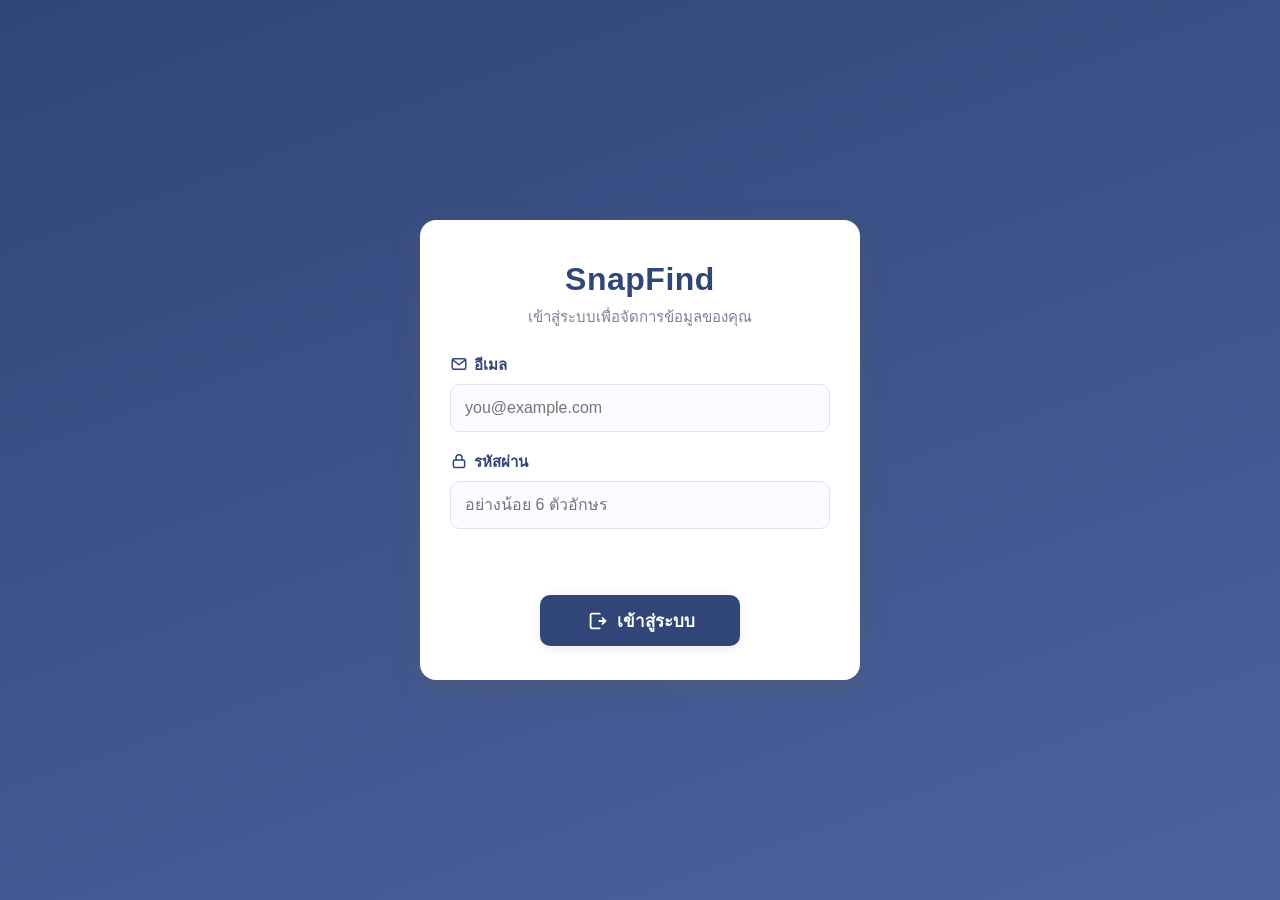
<file: index.html>
<!-- ไฟล์ที่ 1 : index.html -->
<!DOCTYPE html>
<html lang="th">
<head>
<meta charset="UTF-8">
<meta name="viewport" content="width=device-width, initial-scale=1.0">
<meta name="description" content="SnapFind - จัดเก็บและค้นหารูปภาพและไฟล์แยกตามรายวิชา">
<title>SnapFind</title>
<link rel="icon" href="logo.png">
<link rel="stylesheet" href="style.css">
</head>
<body>

<!------เรียกใช้ด้วย <use>) ----->
<svg xmlns="http://www.w3.org/2000/svg" style="display:none">
  <symbol id="ic-home" viewBox="0 0 24 24">
    <path d="M3 10.5 12 3l9 7.5"/><path d="M5.5 9.7V20h13V9.7"/><path d="M9.8 20v-5.4h4.4V20"/>
  </symbol>
  <symbol id="ic-upload" viewBox="0 0 24 24">
    <path d="M12 16V4"/><path d="m7.5 8.5 4.5-4.5 4.5 4.5"/><path d="M4 16v3.5h16V16"/>
  </symbol>
  <symbol id="ic-search" viewBox="0 0 24 24">
    <circle cx="11" cy="11" r="7"/><line x1="16.2" y1="16.2" x2="21" y2="21"/>
  </symbol>
  <symbol id="ic-logout" viewBox="0 0 24 24">
    <path d="M15 4H6.5A1.5 1.5 0 0 0 5 5.5v13A1.5 1.5 0 0 0 6.5 20H15"/>
    <path d="M14.5 12H21"/><path d="m18 8.8 3.2 3.2-3.2 3.2"/>
  </symbol>
  <symbol id="ic-image" viewBox="0 0 24 24">
    <rect x="3" y="4.5" width="18" height="15" rx="2"/><circle cx="8.5" cy="10" r="1.6"/>
    <path d="m4.5 17.5 5-5 4.5 4.5 2.5-2.5 3 3"/>
  </symbol>
  <symbol id="ic-file" viewBox="0 0 24 24">
    <path d="M14 3H7a2 2 0 0 0-2 2v14a2 2 0 0 0 2 2h10a2 2 0 0 0 2-2V8z"/><path d="M14 3v5h5"/>
  </symbol>
  <symbol id="ic-save" viewBox="0 0 24 24">
    <path d="M5 3h11l3 3v15H5z"/><path d="M8 3v6h7V3"/><rect x="8" y="13" width="8" height="6"/>
  </symbol>
  <symbol id="ic-download" viewBox="0 0 24 24">
    <path d="M12 4v11"/><path d="m7.5 10.5 4.5 4.5 4.5-4.5"/><path d="M4 19h16"/>
  </symbol>
  <symbol id="ic-mail" viewBox="0 0 24 24">
    <rect x="3" y="5" width="18" height="14" rx="2"/><path d="m3.5 6.5 8.5 6.5 8.5-6.5"/>
  </symbol>
  <symbol id="ic-lock" viewBox="0 0 24 24">
    <rect x="4.5" y="10.5" width="15" height="10" rx="2"/><path d="M8 10.5V7.8a4 4 0 0 1 8 0v2.7"/>
  </symbol>
  <symbol id="ic-trash" viewBox="0 0 24 24">
    <path d="M4 6.5h16"/><path d="M9.5 6.5V4.3h5v2.2"/><path d="M6.5 6.5 7.4 20h9.2l.9-13.5"/>
  </symbol>
</svg>

<!-- ============ TOP NAVBAR (แสดงเฉพาะเมื่อล็อกอินแล้ว) ============ -->
<header class="navbar" id="navbar" hidden>
  <nav class="nav-inner" aria-label="เมนูหลัก">
    <div class="nav-left">
      <a href="#/home" class="nav-link" data-nav="home">
        <svg class="ic"><use href="#ic-home"></use></svg><span>หน้าหลัก</span>
      </a>
    </div>
    <div class="nav-right">
      <a href="#/upload" class="nav-link" data-nav="upload">
        <svg class="ic"><use href="#ic-upload"></use></svg><span>อัปโหลด</span>
      </a>
      <a href="#/search" class="nav-link" data-nav="search" title="ค้นหา" aria-label="ค้นหา">
        <svg class="ic"><use href="#ic-search"></use></svg><span>ค้นหา</span>
      </a>
      <a href="#/logout" class="nav-link logout-link" data-nav="logout">
        <svg class="ic"><use href="#ic-logout"></use></svg><span>ออกจากระบบ</span>
      </a>
    </div>
  </nav>
</header>

<!-- ============ 1. หน้าล็อกอิน ============ -->
<section class="page login-body" id="page-login" hidden>
  <div class="login-wrap">
    <div class="login-card">
      <h1 class="login-title">SnapFind</h1>
      <p class="login-sub">เข้าสู่ระบบเพื่อจัดการข้อมูลของคุณ</p>

      <form id="loginForm" novalidate>
        <div class="field">
          <label for="email"><svg class="ic ic-label"><use href="#ic-mail"></use></svg>อีเมล</label>
          <input type="email" id="email" placeholder="you@example.com" autocomplete="username" required>
        </div>
        <div class="field">
          <label for="password"><svg class="ic ic-label"><use href="#ic-lock"></use></svg>รหัสผ่าน</label>
          <input type="password" id="password" placeholder="อย่างน้อย 6 ตัวอักษร" autocomplete="current-password" required>
        </div>

        <p id="loginMsg" class="form-msg" role="alert"></p>

        <div class="center-action">
          <button type="submit" class="btn btn-primary btn-lg">
            <svg class="ic"><use href="#ic-logout"></use></svg>เข้าสู่ระบบ
          </button>
        </div>
      </form>
    </div>
  </div>
</section>

<!-- ============ 2.1 หน้าหลัก ============ -->
<section class="page container" id="page-home" hidden>
  <div class="home">
    <div class="logo">
        <div class="logo-slot">
     <img src="logo.png" alt="SnapFind Logo" class="logo-img" id="mainLogo">
     <div class="logo-placeholder" id="logoHint" hidden>
        
          </div>
      </div>
    </div>   
    <h2 class="welcome-text">ยินดีต้อนรับ! จัดการข้อมูลของคุณอย่างเป็นระบบได้ที่นี่</h2>
    <div class="home-actions">
      <a href="#/upload" class="btn btn-primary"><svg class="ic"><use href="#ic-upload"></use></svg>อัปโหลด</a>
      <a href="#/search" class="btn btn-ghost"><svg class="ic"><use href="#ic-search"></use></svg>ค้นหา</a>
    </div>
    <p class="home-stat" id="homeStat"></p>
  </div>
</section>

<!-- ============ 2.2 หน้าอัปโหลด ============ -->
<section class="page container" id="page-upload" hidden>
  <h2 class="page-title"><svg class="ic ic-title"><use href="#ic-upload"></use></svg>อัปโหลดข้อมูล</h2>

  <form id="uploadForm">
    <div class="grid-2">

      <!-- กล่องชิดซ้าย -->
      <section class="card">
        <h3 class="card-title"><svg class="ic ic-title"><use href="#ic-file"></use></svg>ไฟล์แนบ</h3>

        <div class="field">
          <label for="imageInput"><svg class="ic ic-label"><use href="#ic-image"></use></svg>เพิ่มรูปภาพ</label>
          <input type="file" id="imageInput" accept="image/*" multiple>
        </div>
        <div id="imagePreview" class="preview-row"></div>

        <div class="field">
          <label for="fileInput"><svg class="ic ic-label"><use href="#ic-file"></use></svg>เพิ่มไฟล์</label>
          <input type="file" id="fileInput" multiple>
        </div>
        <ul id="filePreview" class="file-list"></ul>
      </section>

      <!-- กล่องชิดขวา -->
      <section class="card">
        <h3 class="card-title"><svg class="ic ic-title"><use href="#ic-save"></use></svg>รายละเอียด</h3>

        <div class="field">
          <label for="nameInput">ชื่อ</label>
          <input type="text" id="nameInput" placeholder="ชื่อเรื่อง" required>
        </div>

        <div class="field">
          <label for="subjectInput">วิชา</label>
          <select id="subjectInput" required>
            <option value="">-- เลือกวิชา --</option>
          </select>
        </div>
      </section>
    </div>

    <p id="uploadMsg" class="form-msg" role="alert"></p>

    <div class="center-action">
      <button type="submit" class="btn btn-primary btn-lg">
        <svg class="ic"><use href="#ic-save"></use></svg>บันทึก
      </button>
    </div>
  </form>

  <div id="successBox" class="success-box" hidden>
    <div class="success-emoji">✅</div>
    <p class="success-text">บันทึกข้อมูลเรียบร้อย!</p>
  </div>
</section>

<!-- ============ 4. หน้าค้นหา ============ -->
<section class="page container" id="page-search" hidden>
  <h2 class="page-title"><svg class="ic ic-title"><use href="#ic-search"></use></svg>ค้นหาข้อมูลตามวิชา</h2>

  <section class="card">
    <form id="searchForm" class="search-bar">
      <input type="text" id="searchInput" list="subjectList" placeholder="พิมพ์ชื่อวิชา เช่น ฟิสิกส์" autocomplete="off">
      <datalist id="subjectList"></datalist>
      <button type="submit" class="btn btn-primary">
        <svg class="ic"><use href="#ic-search"></use></svg>ค้นหา
      </button>
    </form>
    <div class="chip-row" id="chipRow"></div>
  </section>

  <div id="searchStatus" class="status-box" hidden></div>
  <div id="resultList" class="result-grid"></div>
</section>

<!-- ============ 5. หน้าออกจากระบบ ============ -->
<section class="page container" id="page-logout" hidden>
  <div class="logout-wrap">
    <h2 class="page-title center"><svg class="ic ic-title"><use href="#ic-logout"></use></svg>ออกจากระบบ</h2>
    <p class="logout-sub">คุณต้องการออกจากระบบ SnapFind ใช่หรือไม่</p>

    <div class="center-action">
      <button type="button" id="logoutBtn" class="btn btn-danger btn-lg">
        <svg class="ic"><use href="#ic-logout"></use></svg>ออกจากระบบ
      </button>
    </div>

    <div id="logoutDone" class="success-box" hidden>
      <div class="success-emoji">✅</div>
      <p class="success-text">ออกจากระบบเรียบร้อย กำลังกลับสู่หน้าแรก...</p>
    </div>
  </div>
</section>

<!-- ============ หน้าต่างรายละเอียด ============ -->
<div id="detailModal" class="modal" hidden>
  <div class="modal-box" role="dialog" aria-modal="true">
    <div class="modal-head">
      <h3 id="detailTitle"></h3>
      <button type="button" id="closeModal" class="btn-close" aria-label="ปิด">&times;</button>
    </div>
    <div id="detailBody" class="modal-body"></div>
  </div>
</div>

<script src="script.js"></script>
</body>
</html>
</file>
<file: style.css>
/* ---------- 1. ตัวแปรหลัก ---------- */
:root{
  --navy:#314678;
  --navy-dark:#26375f;
  --navy-focus:rgba(65,88,146,.25);
  --white:#ffffff;
  --gray-text:#3d4457;
  --gray-mute:#7b8199;
  --gray-line:#dfe3ec;
  --bg:#ffffff;
  --danger:#c0392b;
  --ok:#2e9e5b;
  --shadow-navbar:0 2px 6px rgba(130,130,130,.40);
  --shadow-soft:0 2px 10px rgba(130,130,130,.18);
  --radius:12px;
}

/* ---------- 2. พื้นฐาน ---------- */
*{box-sizing:border-box;margin:0;padding:0;}
html{scroll-padding-top:90px;}
body{
  font-family:"Sarabun","Noto Sans Thai","Segoe UI",Tahoma,sans-serif;
  background:var(--bg);color:var(--gray-text);
  font-size:16px;line-height:1.6;min-height:100vh;
}
.container{max-width:1080px;margin:0 auto;padding:28px 20px 70px;}
.page-title{display:flex;align-items:center;gap:10px;font-size:24px;color:var(--navy);
  margin-bottom:18px;font-weight:700;}
.page-title.center{justify-content:center;}
[hidden]{display:none !important;}

/* ---------- 3. ไอคอน S ---------- */
.ic{width:22px;height:22px;flex:0 0 auto;fill:none;stroke:currentColor;
  stroke-width:2;stroke-linecap:round;stroke-linejoin:round;}
.ic-label{width:18px;height:18px;vertical-align:-3px;margin-right:6px;}
.ic-title{width:24px;height:24px;}

/* ---------- 4. TOP NAVBAR ---------- */
.navbar{
  position:sticky;                  
  top:0;z-index:1000;
  background:var(--navy);           
  color:var(--white);
  box-shadow:var(--shadow-navbar);  
}
.nav-inner{
  max-width:1080px;margin:0 auto;min-height:64px;padding:8px 22px;
  display:flex;align-items:center;justify-content:space-between;gap:16px;
}
.nav-left,.nav-right{display:flex;align-items:center;gap:14px;} 

.nav-link{
  display:inline-flex;align-items:center;gap:9px;
  min-height:46px;padding:10px 18px;      /* Touch target >= 44px */
  color:var(--white);font-size:17px;font-weight:500;
  text-decoration:none;border-radius:10px;white-space:nowrap;
  text-shadow:0 1px 2px rgba(80,80,80,.45);
  transition:background .2s ease,color .2s ease,transform .15s ease;
}
.nav-link .ic{filter:drop-shadow(0 1px 2px rgba(80,80,80,.45));}
.nav-link:hover{background:rgba(255,255,255,.16);transform:translateY(-1px);}
.nav-link:active{transform:translateY(0);}
.nav-link:focus-visible{outline:3px solid rgba(255,255,255,.75);outline-offset:2px;}
.nav-link.logout-link:hover{background:rgba(255,125,115,.32);}

/* สถานะหน้าปัจจุบัน */
.nav-link.active{
  background:var(--white);color:var(--navy);font-weight:700;
  text-shadow:none;box-shadow:0 2px 6px rgba(100,100,100,.45);
}
.nav-link.active .ic{filter:none;}

/* ---------- 5. ปุ่มทั่วไป ---------- */
.btn{
  display:inline-flex;align-items:center;justify-content:center;gap:9px;
  min-height:48px;padding:12px 26px;
  font-size:16px;font-weight:600;font-family:inherit;
  border:none;border-radius:10px;cursor:pointer;text-decoration:none;
  box-shadow:var(--shadow-soft);
  transition:background .2s ease,transform .15s ease;
}
.btn:hover{transform:translateY(-1px);}
.btn:disabled{opacity:.6;cursor:not-allowed;transform:none;}
.btn-lg{min-width:200px;font-size:17px;}
.btn-primary{background:var(--navy);color:var(--white);}
.btn-primary:hover{background:var(--navy-dark);}
.btn-ghost{background:var(--white);color:var(--navy);border:2px solid var(--navy);}
.btn-ghost:hover{background:#eef1f9;}
.btn-danger{background:var(--danger);color:var(--white);}
.btn-danger:hover{background:#9e2e22;}
.center-action{display:flex;justify-content:center;margin-top:26px;}

/* ---------- 6. ฟอร์มและการ์ด ---------- */
.card{background:var(--white);border:1px solid var(--gray-line);border-radius:var(--radius);
  padding:22px;box-shadow:var(--shadow-soft);}
.card-title{display:flex;align-items:center;gap:9px;font-size:18px;color:var(--navy);
  margin-bottom:16px;font-weight:700;}
.field{margin-bottom:18px;text-align:left;}
.field label{display:block;font-size:15px;font-weight:600;color:var(--navy);margin-bottom:7px;}
input[type=text],input[type=email],input[type=password],input[type=file],select{
  width:100%;min-height:48px;padding:11px 14px;
  font-size:16px;font-family:inherit;color:var(--gray-text);
  background:#fbfcff;border:1.5px solid var(--gray-line);border-radius:10px;
  transition:border-color .2s ease,box-shadow .2s ease;
}
input:focus,select:focus{outline:none;border-color:var(--navy);box-shadow:0 0 0 3px var(--navy-focus);}
.grid-2{display:grid;grid-template-columns:1fr 1fr;gap:22px;}
.form-msg{min-height:22px;margin-top:6px;font-size:15px;color:var(--danger);text-align:center;}

/* ---------- 7. หน้าล็อกอิน ---------- */
.login-body{display:flex;align-items:center;justify-content:center;
  min-height:100vh;padding:24px;background:linear-gradient(160deg,#314678 0%,#4a63a0 100%);}
.login-wrap{width:100%;max-width:440px;}
.login-card{background:var(--white);border-radius:16px;padding:34px 30px;
  box-shadow:0 6px 24px rgba(90,90,90,.45);text-align:left;}
.login-title{font-size:32px;color:var(--navy);text-align:center;font-weight:800;letter-spacing:.5px;}
.login-sub{text-align:center;font-size:15px;margin-bottom:24px;color:var(--gray-mute);}

/* ---------- 8. หน้าหลัก ---------- */
.home-hero{text-align:center;padding:44px 16px;}
.logo-slot{display:flex;justify-content:center;margin-bottom:26px;}
.logo-img{max-width:220px;max-height:220px;object-fit:contain;}
.logo-placeholder{display:flex;align-items:center;justify-content:center;text-align:center;
  width:200px;height:200px;border:2px dashed var(--navy);border-radius:16px;
  color:var(--navy);font-size:14px;background:var(--white);}
.welcome-text{font-size:24px;color:var(--navy);font-weight:700;max-width:720px;margin:0 auto;}
.home-actions{display:flex;gap:14px;justify-content:center;flex-wrap:wrap;margin-top:30px;}
.home-stat{margin-top:18px;font-size:14px;color:var(--gray-mute);}

/* ---------- 9. พรีวิวไฟล์ ---------- */
.preview-row{display:flex;flex-wrap:wrap;gap:10px;margin-bottom:14px;}
.preview-row img{width:84px;height:84px;object-fit:cover;border-radius:8px;border:1px solid var(--gray-line);}
.file-list{list-style:none;font-size:14px;}
.file-list li{padding:8px 11px;background:#f1f4fb;border-radius:8px;margin-bottom:6px;word-break:break-all;}

/* ---------- 10. กล่องสำเร็จ / สถานะ ---------- */
.success-box{margin:26px auto 0;max-width:470px;text-align:center;background:var(--white);
  border:2px solid var(--ok);border-radius:var(--radius);padding:22px;box-shadow:var(--shadow-soft);}
.success-emoji{font-size:46px;line-height:1;}
.success-text{font-size:19px;font-weight:700;color:#237a46;margin-top:8px;}
.status-box{margin:20px 0;padding:16px 20px;border-radius:var(--radius);
  font-size:18px;font-weight:600;text-align:center;box-shadow:var(--shadow-soft);}
.status-ok{background:#e8f8ee;border:2px solid var(--ok);color:#237a46;}
.status-fail{background:#fdecea;border:2px solid var(--danger);color:#9e2e22;}

/* ---------- 11. ค้นหา / ผลลัพธ์ ---------- */
.search-bar{display:flex;gap:12px;flex-wrap:wrap;}
.search-bar input{flex:1;min-width:220px;}
.chip-row{display:flex;flex-wrap:wrap;gap:8px;margin-top:14px;}
.chip{background:#eef1f9;color:var(--navy);border:1px solid var(--gray-line);
  border-radius:20px;padding:7px 14px;font-size:14px;font-family:inherit;
  cursor:pointer;min-height:38px;transition:background .2s ease;}
.chip:hover{background:#dfe5f5;}
.result-grid{display:grid;grid-template-columns:repeat(auto-fill,minmax(235px,1fr));gap:18px;margin-top:6px;}
.result-card{background:var(--white);border:1px solid var(--gray-line);border-radius:var(--radius);
  padding:16px;cursor:pointer;box-shadow:var(--shadow-soft);
  transition:transform .15s ease,box-shadow .2s ease;}
.result-card:hover{transform:translateY(-3px);box-shadow:0 6px 16px rgba(120,120,120,.35);}
.result-card h4{color:var(--navy);font-size:17px;margin-bottom:4px;word-break:break-word;}
.result-card .tag{display:inline-block;background:var(--navy);color:var(--white);
  font-size:13px;padding:3px 11px;border-radius:20px;margin-bottom:8px;}
.result-card .meta{display:flex;align-items:center;gap:6px;font-size:13px;color:var(--gray-mute);}
.result-thumb{width:100%;height:124px;object-fit:cover;border-radius:8px;margin-bottom:10px;
  border:1px solid var(--gray-line);}
.thumb-empty{display:flex;align-items:center;justify-content:center;width:100%;height:124px;
  border-radius:8px;margin-bottom:10px;background:#f1f4fb;color:var(--navy);}
.thumb-empty .ic{width:36px;height:36px;}

/* ---------- 12. Modal ---------- */
.modal{position:fixed;inset:0;background:rgba(35,45,70,.62);display:flex;
  align-items:center;justify-content:center;padding:20px;z-index:2000;}
.modal-box{background:var(--white);border-radius:14px;width:100%;max-width:720px;
  max-height:88vh;overflow:auto;box-shadow:0 8px 30px rgba(60,60,60,.5);}
.modal-head{display:flex;justify-content:space-between;align-items:center;gap:12px;
  background:var(--navy);color:var(--white);padding:14px 20px;
  position:sticky;top:0;box-shadow:var(--shadow-navbar);}
.modal-head h3{font-size:19px;word-break:break-word;}
.btn-close{background:transparent;border:none;color:var(--white);font-size:30px;
  line-height:1;cursor:pointer;min-width:44px;min-height:44px;}
.modal-body{padding:20px;}
.modal-body h4{display:flex;align-items:center;gap:8px;color:var(--navy);margin:14px 0 10px;font-size:16px;}
.modal-body img{max-width:100%;border-radius:10px;margin-bottom:12px;border:1px solid var(--gray-line);}
.dl-link{display:inline-flex;align-items:center;gap:7px;margin:0 8px 8px 0;padding:10px 14px;
  background:#eef1f9;color:var(--navy);border-radius:8px;text-decoration:none;
  font-size:14px;font-weight:600;min-height:42px;}
.dl-link:hover{background:#dfe5f5;}
.empty-note{text-align:center;color:var(--gray-mute);padding:18px;}
.modal-foot{display:flex;justify-content:center;margin-top:18px;padding-top:16px;
  border-top:1px solid var(--gray-line);}

/* ---------- 13. หน้าออกจากระบบ ---------- */
.logout-wrap{max-width:520px;margin:50px auto;text-align:center;background:var(--white);
  border:1px solid var(--gray-line);border-radius:var(--radius);padding:34px 26px;
  box-shadow:var(--shadow-soft);}
.logout-sub{font-size:16px;margin-top:6px;}

/* ---------- 14. จอเล็ก : navbar เหลือเฉพาะไอคอน ---------- */
@media (max-width:760px){
  .grid-2{grid-template-columns:1fr;}
  .nav-inner{padding:8px 12px;gap:8px;}
  .nav-left,.nav-right{gap:8px;}
  .nav-link{padding:11px 13px;gap:0;}
  .nav-link span{display:none;}      /* ย่อเหลือไอคอนล้วน */
  .nav-link .ic{width:24px;height:24px;}
  .welcome-text{font-size:20px;}
  .page-title{font-size:21px;}
  .btn-lg{min-width:170px;}
}
</file>
